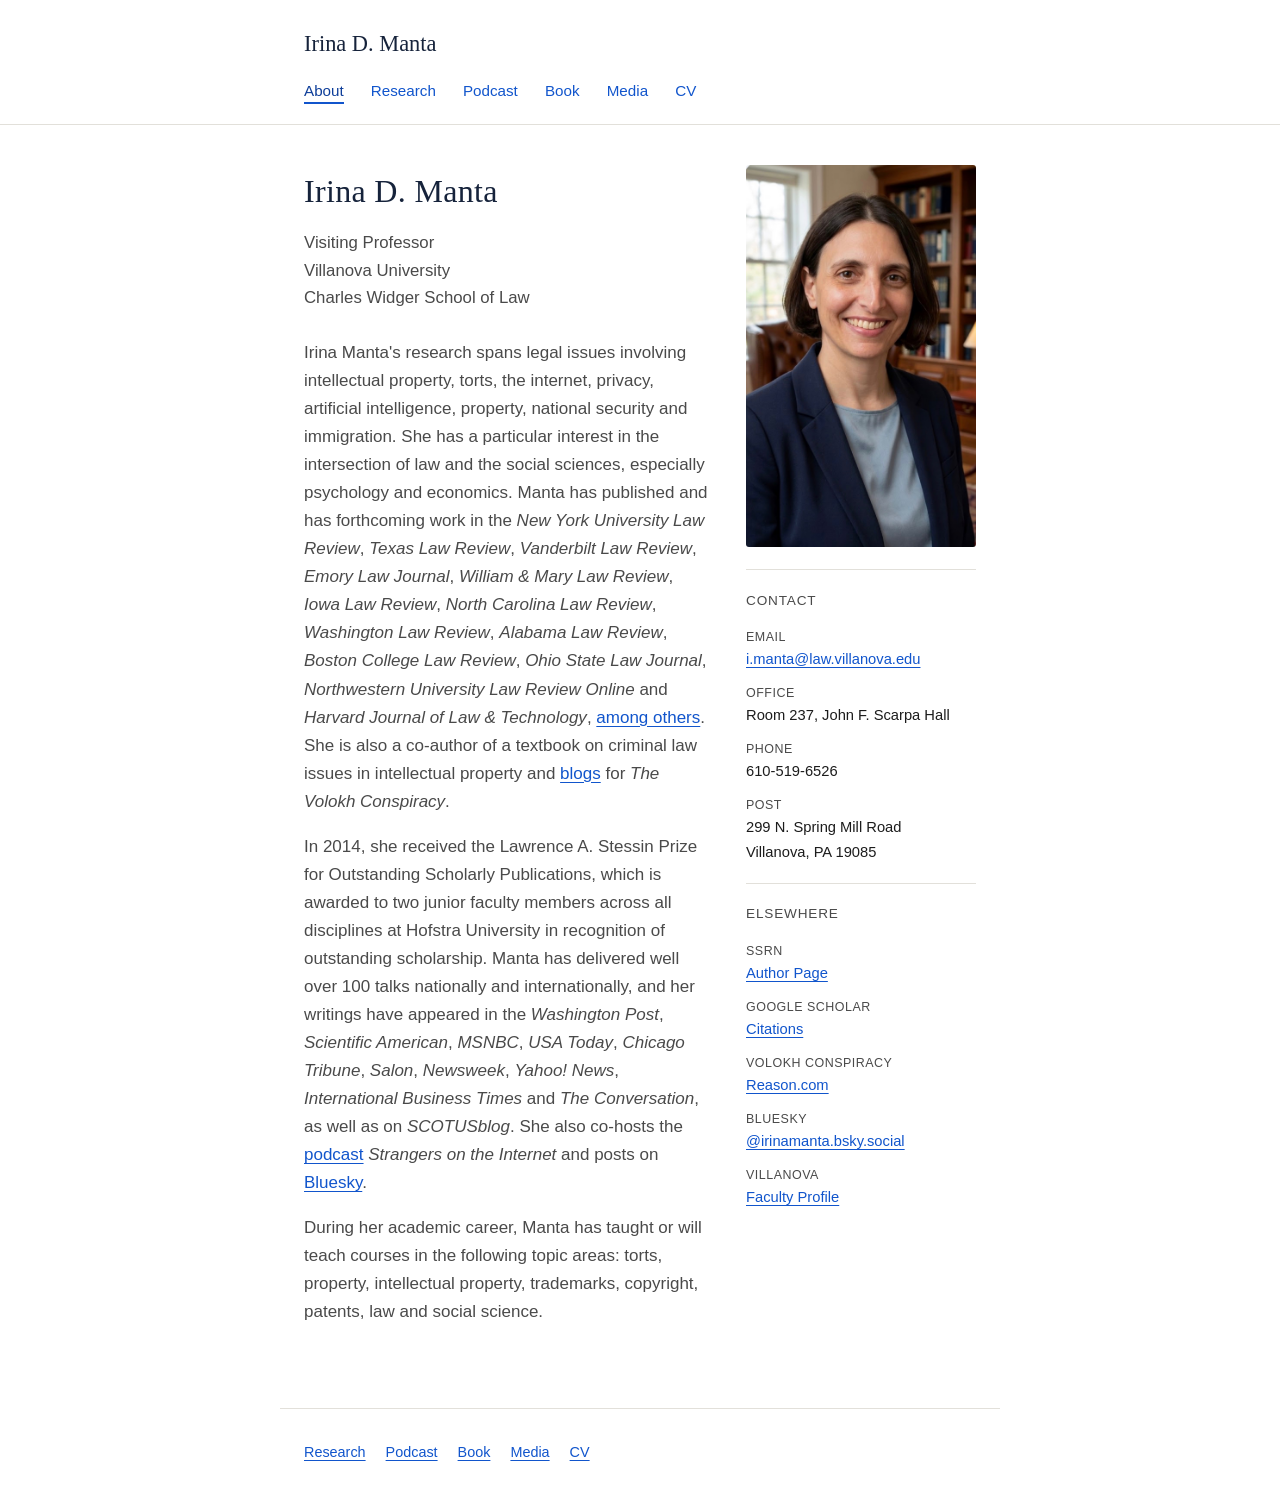
<file: index.html>
<!DOCTYPE html>
<html lang="en">
<head>
<meta charset="UTF-8">
<meta name="viewport" content="width=device-width, initial-scale=1">
<title>Irina D. Manta</title>
<meta name="description" content="Irina D. Manta is a Visiting Professor of Law at Villanova University Charles Widger School of Law.">
<link rel="stylesheet" href="style.css">
</head>
<body>

<header class="site-header">
  <div class="header-inner">
    <a class="site-name" href="index.html">Irina D. Manta</a>
    <nav class="main-nav">
      <a href="index.html" class="active">About</a>
      <a href="research.html">Research</a>
      <a href="podcast.html">Podcast</a>
      <a href="book.html">Book</a>
      <a href="media.html">Media</a>
      <a href="Irina-Manta-CV.pdf" target="_blank" rel="noopener noreferrer">CV</a>
    </nav>
  </div>
</header>

<main>
  <div class="about-grid">
    <div class="sidebar">
      <img class="headshot" src="img/manta.jpg" alt="Irina D. Manta">

      <div class="contact-block">
        <h2>Contact</h2>
        <dl class="contact-grid">
          <dt>Email</dt>
          <dd><a href="mailto:i.manta@law.villanova.edu">i.manta@law.villanova.edu</a></dd>
          <dt>Office</dt>
          <dd>Room 237, John F. Scarpa Hall</dd>
          <dt>Phone</dt>
          <dd>610-519-6526</dd>
          <dt>Post</dt>
          <dd>299 N. Spring Mill Road<br>Villanova, PA 19085</dd>
        </dl>
      </div>

      <div class="elsewhere-block">
        <h2>Elsewhere</h2>
        <dl class="contact-grid">
          <dt>SSRN</dt>
          <dd><a href="https://papers.ssrn.com/sol3/cf_dev/AbsByAuth.cfm?per_id=851679" target="_blank" rel="noopener noreferrer">Author Page</a></dd>
          <dt>Google Scholar</dt>
          <dd><a href="https://scholar.google.com/citations?user=goLiogwAAAAJ&hl=en" target="_blank" rel="noopener noreferrer">Citations</a></dd>
          <dt>Volokh Conspiracy</dt>
          <dd><a href="https://reason.com/people/irina-manta/" target="_blank" rel="noopener noreferrer">Reason.com</a></dd>
          <dt>Bluesky</dt>
          <dd><a href="https://bsky.app/profile/irinamanta.bsky.social" target="_blank" rel="noopener noreferrer">@irinamanta.bsky.social</a></dd>
          <dt>Villanova</dt>
          <dd><a href="https://www.villanova.edu/university/law/faculty-scholarship/faculty-directory/visiting-professors.html" target="_blank" rel="noopener noreferrer">Faculty Profile</a></dd>
        </dl>
      </div>
    </div>

    <div class="bio-col">
      <h1>Irina D. Manta</h1>
      <p class="role-line">Visiting Professor<br>
      Villanova University<br>
      Charles Widger School of Law</p>

      <p>Irina Manta's research spans legal issues involving intellectual property, torts, the internet, privacy, artificial intelligence, property, national security and immigration. She has a particular interest in the intersection of law and the social sciences, especially psychology and economics. Manta has published and has forthcoming work in the <em>New York University Law Review</em>, <em>Texas Law Review</em>, <em>Vanderbilt Law Review</em>, <em>Emory Law Journal</em>, <em>William &amp; Mary Law Review</em>, <em>Iowa Law Review</em>, <em>North Carolina Law Review</em>, <em>Washington Law Review</em>, <em>Alabama Law Review</em>, <em>Boston College Law Review</em>, <em>Ohio State Law Journal</em>, <em>Northwestern University Law Review Online</em> and <em>Harvard Journal of Law &amp; Technology</em>, <a href="https://papers.ssrn.com/sol3/cf_dev/AbsByAuth.cfm?per_id=851679" target="_blank" rel="noopener noreferrer">among others</a>. She is also a co-author of a textbook on criminal law issues in intellectual property and <a href="https://reason.com/people/irina-manta/" target="_blank" rel="noopener noreferrer">blogs</a> for <em>The Volokh Conspiracy</em>.</p>

      <p>In 2014, she received the Lawrence A. Stessin Prize for Outstanding Scholarly Publications, which is awarded to two junior faculty members across all disciplines at Hofstra University in recognition of outstanding scholarship. Manta has delivered well over 100 talks nationally and internationally, and her writings have appeared in the <em>Washington Post</em>, <em>Scientific American</em>, <em>MSNBC</em>, <em>USA Today</em>, <em>Chicago Tribune</em>, <em>Salon</em>, <em>Newsweek</em>, <em>Yahoo! News</em>, <em>International Business Times</em> and <em>The Conversation</em>, as well as on <em>SCOTUSblog</em>. She also co-hosts the <a href="https://shows.acast.com/strangers-on-the-internet" target="_blank" rel="noopener noreferrer">podcast</a> <em>Strangers on the Internet</em> and posts on <a href="https://bsky.app/profile/irinamanta.bsky.social" target="_blank" rel="noopener noreferrer">Bluesky</a>.</p>

      <p>During her academic career, Manta has taught or will teach courses in the following topic areas: torts, property, intellectual property, trademarks, copyright, patents, law and social science.</p>
    </div>
  </div>
</main>

<footer class="site-footer">
  <a href="research.html">Research</a>
  <a href="podcast.html">Podcast</a>
  <a href="book.html">Book</a>
  <a href="media.html">Media</a>
  <a href="Irina-Manta-CV.pdf" target="_blank" rel="noopener noreferrer">CV</a>
</footer>

</body>
</html>
</file>
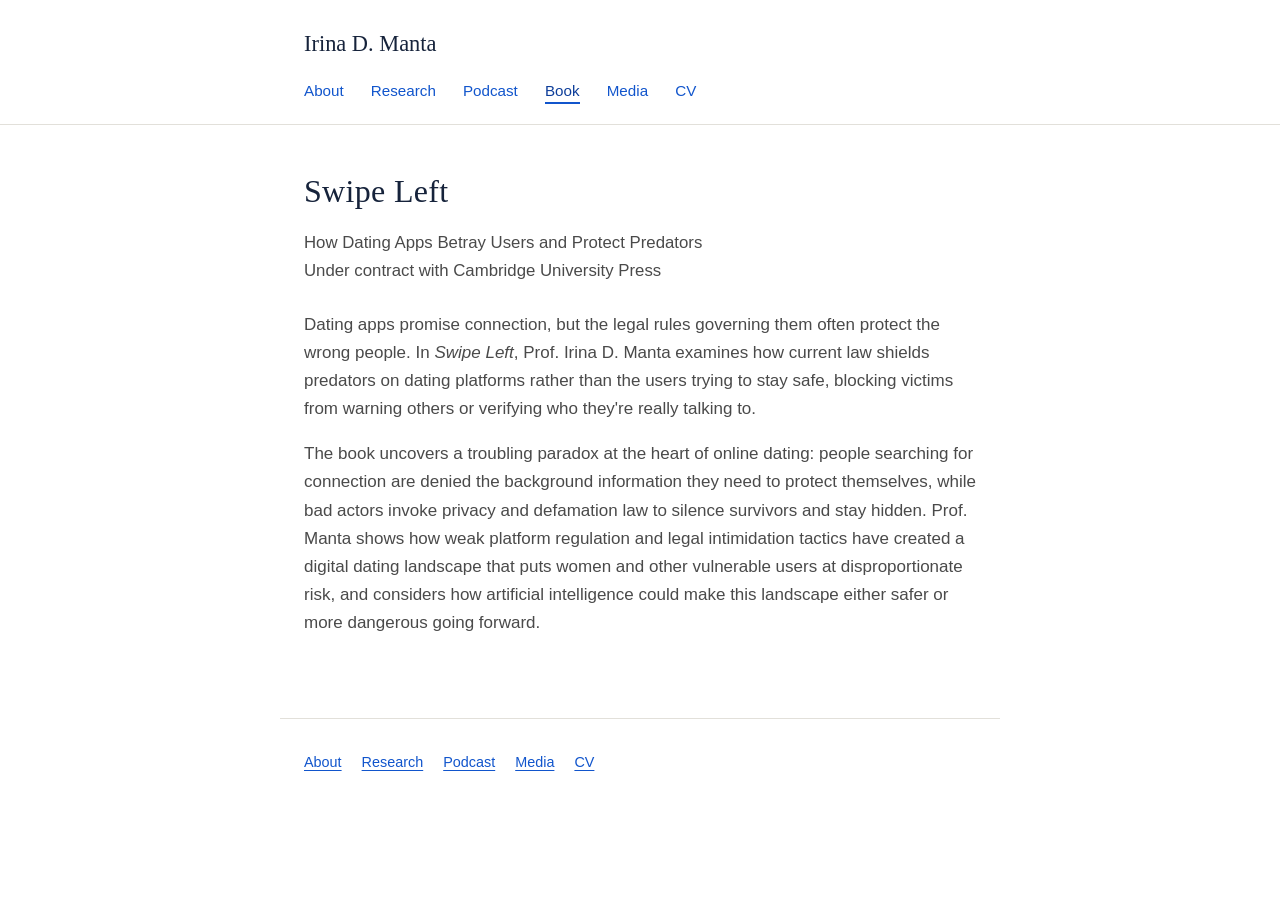
<file: book.html>
<!DOCTYPE html>
<html lang="en">
<head>
<meta charset="UTF-8">
<meta name="viewport" content="width=device-width, initial-scale=1">
<title>Book | Irina D. Manta</title>
<link rel="stylesheet" href="style.css">
</head>
<body>

<header class="site-header">
  <div class="header-inner">
    <a class="site-name" href="index.html">Irina D. Manta</a>
    <nav class="main-nav">
      <a href="index.html">About</a>
      <a href="research.html">Research</a>
      <a href="podcast.html">Podcast</a>
      <a href="book.html" class="active">Book</a>
      <a href="media.html">Media</a>
      <a href="Irina-Manta-CV.pdf" target="_blank" rel="noopener noreferrer">CV</a>
    </nav>
  </div>
</header>

<main>
  <h1>Swipe Left</h1>
  <p class="role-line">How Dating Apps Betray Users and Protect Predators<br>Under contract with Cambridge University Press</p>

  <p>Dating apps promise connection, but the legal rules governing them often protect the wrong people. In <em>Swipe Left</em>, Prof. Irina D. Manta examines how current law shields predators on dating platforms rather than the users trying to stay safe, blocking victims from warning others or verifying who they're really talking to.</p>

  <p>The book uncovers a troubling paradox at the heart of online dating: people searching for connection are denied the background information they need to protect themselves, while bad actors invoke privacy and defamation law to silence survivors and stay hidden. Prof. Manta shows how weak platform regulation and legal intimidation tactics have created a digital dating landscape that puts women and other vulnerable users at disproportionate risk, and considers how artificial intelligence could make this landscape either safer or more dangerous going forward.</p>
</main>

<footer class="site-footer">
  <a href="index.html">About</a>
  <a href="research.html">Research</a>
  <a href="podcast.html">Podcast</a>
  <a href="media.html">Media</a>
  <a href="Irina-Manta-CV.pdf" target="_blank" rel="noopener noreferrer">CV</a>
</footer>

</body>
</html>
</file>
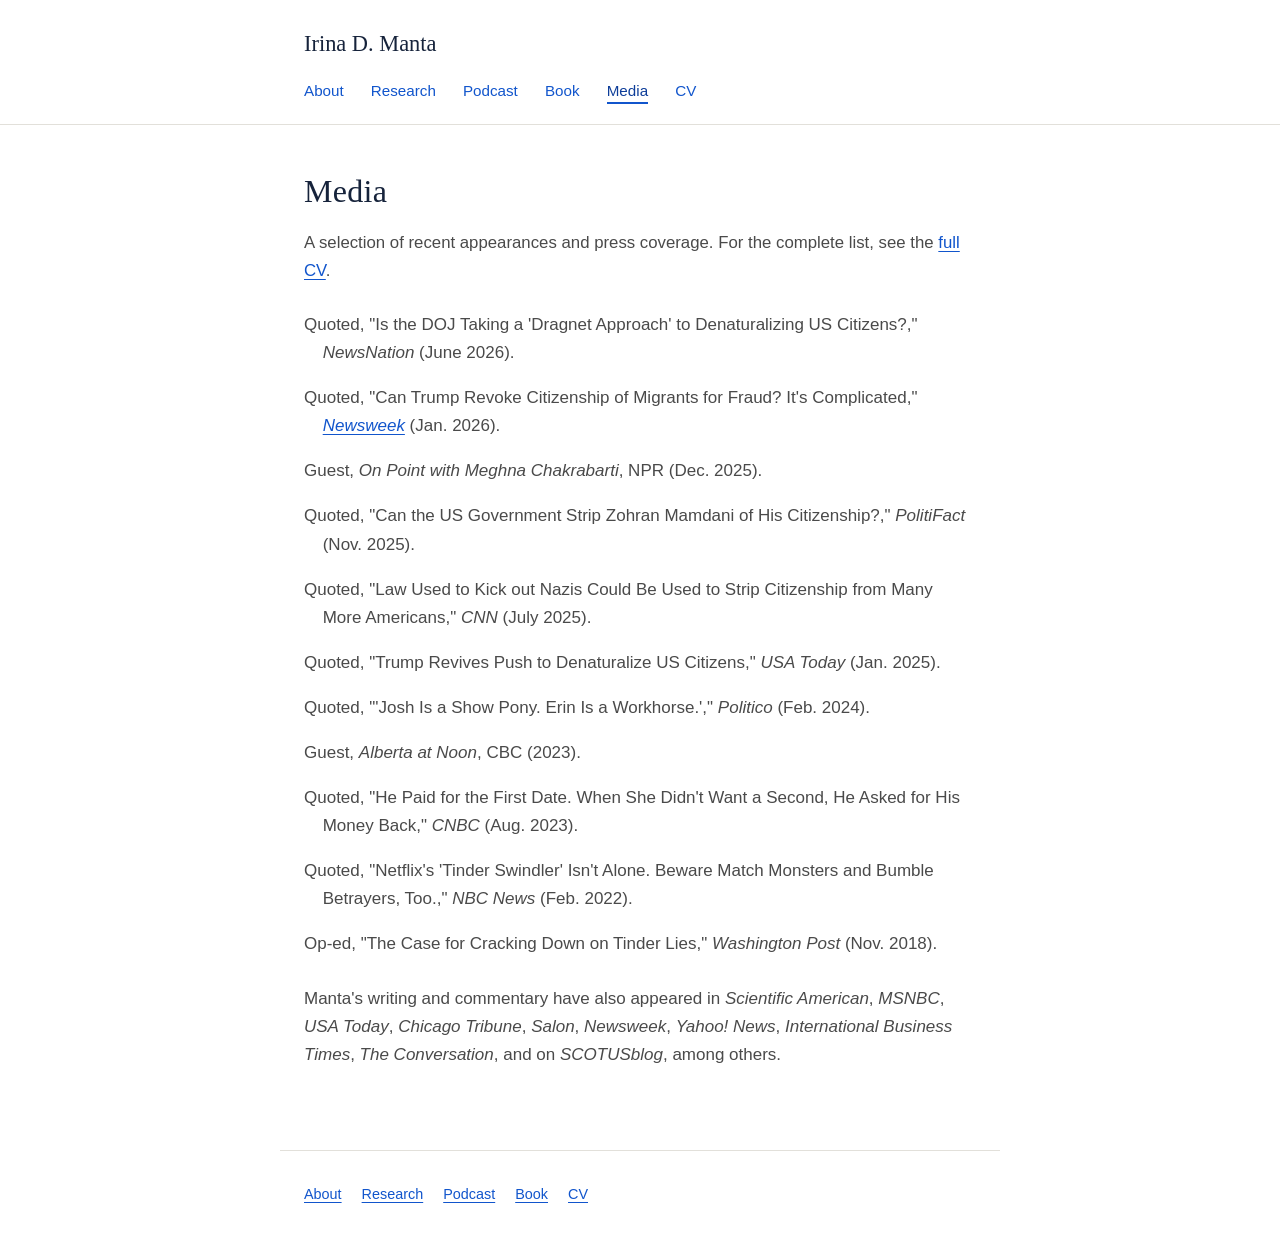
<file: media.html>
<!DOCTYPE html>
<html lang="en">
<head>
<meta charset="UTF-8">
<meta name="viewport" content="width=device-width, initial-scale=1">
<title>Media | Irina D. Manta</title>
<link rel="stylesheet" href="style.css">
</head>
<body>

<header class="site-header">
  <div class="header-inner">
    <a class="site-name" href="index.html">Irina D. Manta</a>
    <nav class="main-nav">
      <a href="index.html">About</a>
      <a href="research.html">Research</a>
      <a href="podcast.html">Podcast</a>
      <a href="book.html">Book</a>
      <a href="media.html" class="active">Media</a>
      <a href="Irina-Manta-CV.pdf" target="_blank" rel="noopener noreferrer">CV</a>
    </nav>
  </div>
</header>

<main>
  <h1>Media</h1>
  <p class="role-line">A selection of recent appearances and press coverage. For the complete list, see the <a href="Irina-Manta-CV.pdf" target="_blank" rel="noopener noreferrer">full CV</a>.</p>

  <ul class="pub-list">
    <li>Quoted, "Is the DOJ Taking a 'Dragnet Approach' to Denaturalizing US Citizens?," <em>NewsNation</em> (June 2026).</li>
    <li>Quoted, "Can Trump Revoke Citizenship of Migrants for Fraud? It's Complicated," <em><a href="https://www.newsweek.com/can-trump-revoke-citizenship-of-migrants-for-fraud-its-complicated-11386773" target="_blank" rel="noopener noreferrer">Newsweek</a></em> (Jan. 2026).</li>
    <li>Guest, <em>On Point with Meghna Chakrabarti</em>, NPR (Dec. 2025).</li>
    <li>Quoted, "Can the US Government Strip Zohran Mamdani of His Citizenship?," <em>PolitiFact</em> (Nov. 2025).</li>
    <li>Quoted, "Law Used to Kick out Nazis Could Be Used to Strip Citizenship from Many More Americans," <em>CNN</em> (July 2025).</li>
    <li>Quoted, "Trump Revives Push to Denaturalize US Citizens," <em>USA Today</em> (Jan. 2025).</li>
    <li>Quoted, "'Josh Is a Show Pony. Erin Is a Workhorse.'," <em>Politico</em> (Feb. 2024).</li>
    <li>Guest, <em>Alberta at Noon</em>, CBC (2023).</li>
    <li>Quoted, "He Paid for the First Date. When She Didn't Want a Second, He Asked for His Money Back," <em>CNBC</em> (Aug. 2023).</li>
    <li>Quoted, "Netflix's 'Tinder Swindler' Isn't Alone. Beware Match Monsters and Bumble Betrayers, Too.," <em>NBC News</em> (Feb. 2022).</li>
    <li>Op-ed, "The Case for Cracking Down on Tinder Lies," <em>Washington Post</em> (Nov. 2018).</li>
  </ul>

  <p>Manta's writing and commentary have also appeared in <em>Scientific American</em>, <em>MSNBC</em>, <em>USA Today</em>, <em>Chicago Tribune</em>, <em>Salon</em>, <em>Newsweek</em>, <em>Yahoo! News</em>, <em>International Business Times</em>, <em>The Conversation</em>, and on <em>SCOTUSblog</em>, among others.</p>
</main>

<footer class="site-footer">
  <a href="index.html">About</a>
  <a href="research.html">Research</a>
  <a href="podcast.html">Podcast</a>
  <a href="book.html">Book</a>
  <a href="Irina-Manta-CV.pdf" target="_blank" rel="noopener noreferrer">CV</a>
</footer>

</body>
</html>
</file>
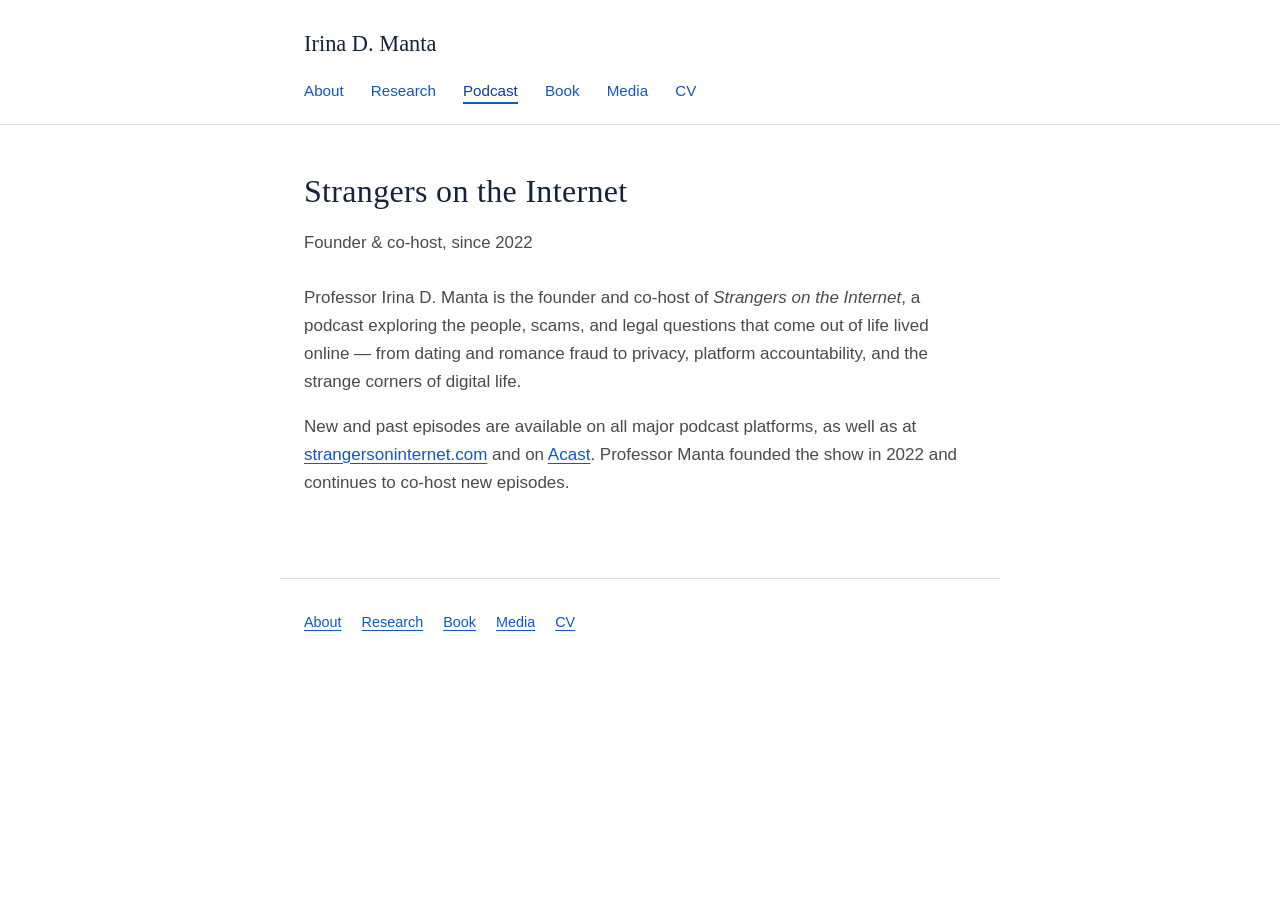
<file: podcast.html>
<!DOCTYPE html>
<html lang="en">
<head>
<meta charset="UTF-8">
<meta name="viewport" content="width=device-width, initial-scale=1">
<title>Podcast | Irina D. Manta</title>
<link rel="stylesheet" href="style.css">
</head>
<body>

<header class="site-header">
  <div class="header-inner">
    <a class="site-name" href="index.html">Irina D. Manta</a>
    <nav class="main-nav">
      <a href="index.html">About</a>
      <a href="research.html">Research</a>
      <a href="podcast.html" class="active">Podcast</a>
      <a href="book.html">Book</a>
      <a href="media.html">Media</a>
      <a href="Irina-Manta-CV.pdf" target="_blank" rel="noopener noreferrer">CV</a>
    </nav>
  </div>
</header>

<main>
  <h1>Strangers on the Internet</h1>
  <p class="role-line">Founder &amp; co-host, since 2022</p>

  <p>Professor Irina D. Manta is the founder and co-host of <em>Strangers on the Internet</em>, a podcast exploring the people, scams, and legal questions that come out of life lived online &mdash; from dating and romance fraud to privacy, platform accountability, and the strange corners of digital life.</p>

  <p>New and past episodes are available on all major podcast platforms, as well as at <a href="https://strangersoninternet.com" target="_blank" rel="noopener noreferrer">strangersoninternet.com</a> and on <a href="https://shows.acast.com/strangers-on-the-internet" target="_blank" rel="noopener noreferrer">Acast</a>. Professor Manta founded the show in 2022 and continues to co-host new episodes.</p>
</main>

<footer class="site-footer">
  <a href="index.html">About</a>
  <a href="research.html">Research</a>
  <a href="book.html">Book</a>
  <a href="media.html">Media</a>
  <a href="Irina-Manta-CV.pdf" target="_blank" rel="noopener noreferrer">CV</a>
</footer>

</body>
</html>
</file>
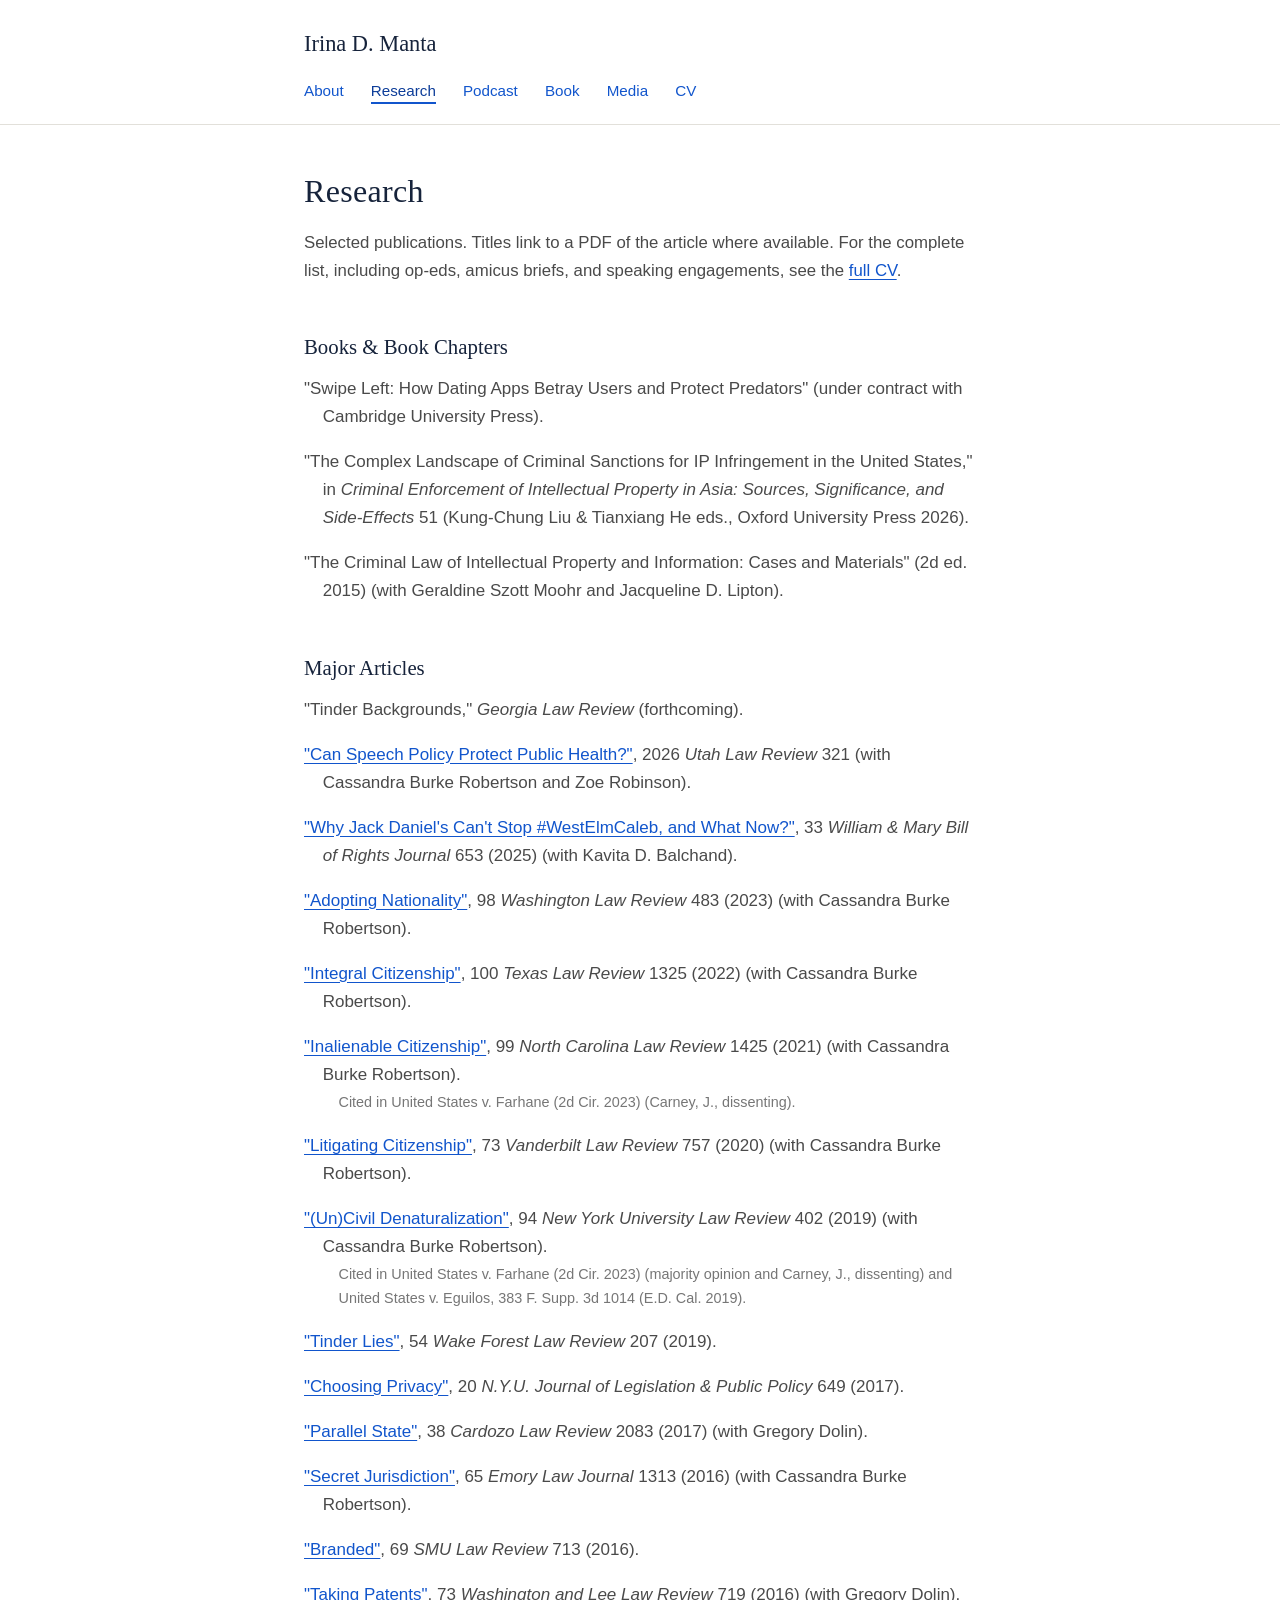
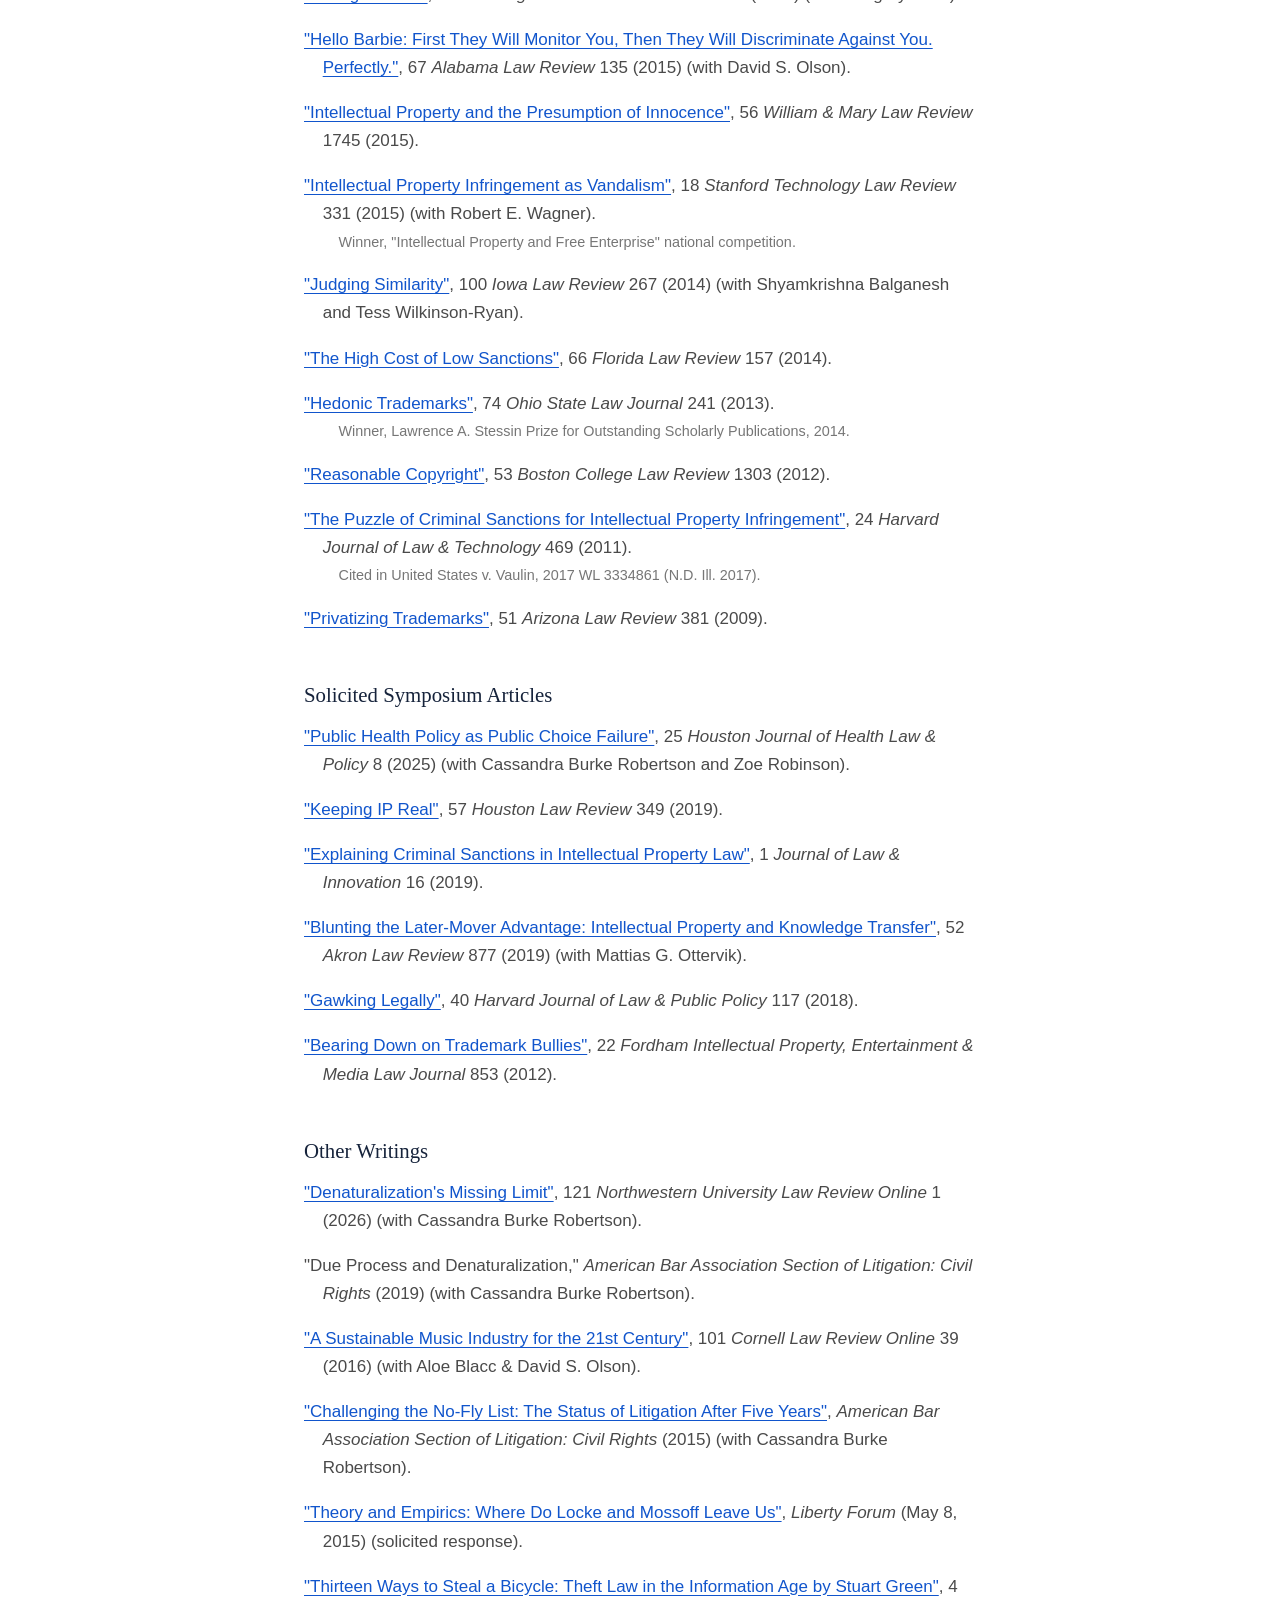
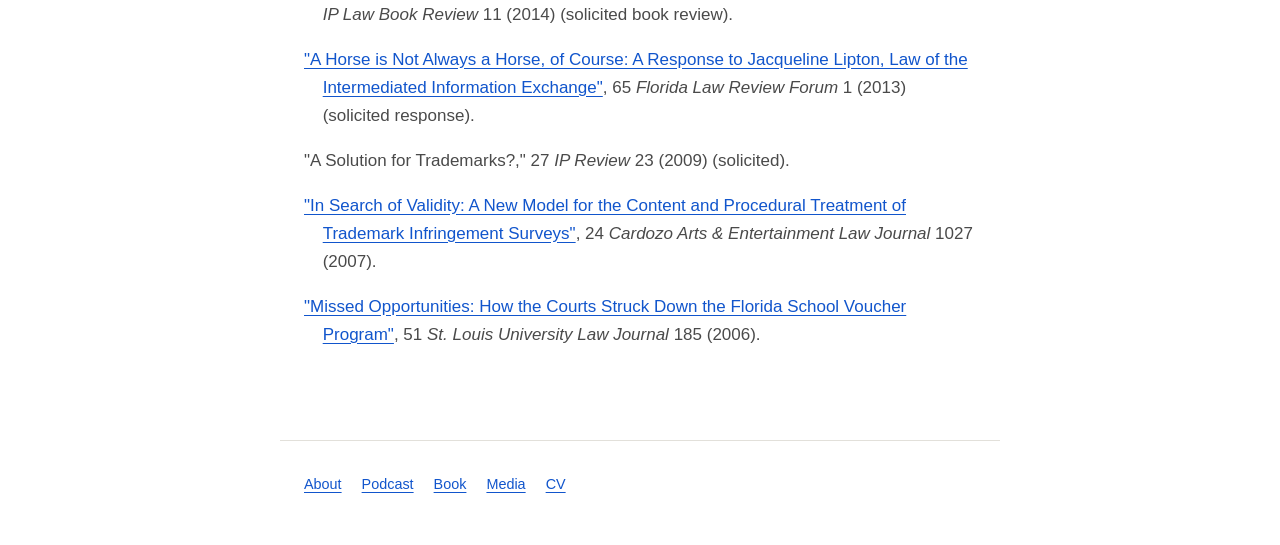
<file: research.html>
<!DOCTYPE html>
<html lang="en">
<head>
<meta charset="UTF-8">
<meta name="viewport" content="width=device-width, initial-scale=1">
<title>Research | Irina D. Manta</title>
<link rel="stylesheet" href="style.css">
</head>
<body>

<header class="site-header">
  <div class="header-inner">
    <a class="site-name" href="index.html">Irina D. Manta</a>
    <nav class="main-nav">
      <a href="index.html">About</a>
      <a href="research.html" class="active">Research</a>
      <a href="podcast.html">Podcast</a>
      <a href="book.html">Book</a>
      <a href="media.html">Media</a>
      <a href="Irina-Manta-CV.pdf" target="_blank" rel="noopener noreferrer">CV</a>
    </nav>
  </div>
</header>

<main>
  <h1>Research</h1>
  <p class="role-line">Selected publications. Titles link to a PDF of the article where available. For the complete list, including op-eds, amicus briefs, and speaking engagements, see the <a href="Irina-Manta-CV.pdf" target="_blank" rel="noopener noreferrer">full CV</a>.</p>

  <h2>Books &amp; Book Chapters</h2>
  <ul class="pub-list">
    <li>"Swipe Left: How Dating Apps Betray Users and Protect Predators" (under contract with Cambridge University Press).</li>
    <li>"The Complex Landscape of Criminal Sanctions for IP Infringement in the United States," in <em>Criminal Enforcement of Intellectual Property in Asia: Sources, Significance, and Side-Effects</em> 51 (Kung-Chung Liu &amp; Tianxiang He eds., Oxford University Press 2026).</li>
    <li>"The Criminal Law of Intellectual Property and Information: Cases and Materials" (2d ed. 2015) (with Geraldine Szott Moohr and Jacqueline D. Lipton).</li>
  </ul>

  <h2>Major Articles</h2>
  <ul class="pub-list">
    <li>"Tinder Backgrounds," <em>Georgia Law Review</em> (forthcoming).</li>
    <li><a href="pdfs/can-speech-policy-protect-public-health.pdf" target="_blank" rel="noopener noreferrer">"Can Speech Policy Protect Public Health?"</a>, 2026 <em>Utah Law Review</em> 321 (with Cassandra Burke Robertson and Zoe Robinson).</li>
    <li><a href="pdfs/jack-daniels-westelmcaleb.pdf" target="_blank" rel="noopener noreferrer">"Why Jack Daniel's Can't Stop #WestElmCaleb, and What Now?"</a>, 33 <em>William &amp; Mary Bill of Rights Journal</em> 653 (2025) (with Kavita D. Balchand).</li>
    <li><a href="pdfs/adopting-nationality.pdf" target="_blank" rel="noopener noreferrer">"Adopting Nationality"</a>, 98 <em>Washington Law Review</em> 483 (2023) (with Cassandra Burke Robertson).</li>
    <li><a href="pdfs/integral-citizenship.pdf" target="_blank" rel="noopener noreferrer">"Integral Citizenship"</a>, 100 <em>Texas Law Review</em> 1325 (2022) (with Cassandra Burke Robertson).</li>
    <li><a href="pdfs/inalienable-citizenship.pdf" target="_blank" rel="noopener noreferrer">"Inalienable Citizenship"</a>, 99 <em>North Carolina Law Review</em> 1425 (2021) (with Cassandra Burke Robertson).
      <span class="pub-note">Cited in United States v. Farhane (2d Cir. 2023) (Carney, J., dissenting).</span>
    </li>
    <li><a href="pdfs/litigating-citizenship.pdf" target="_blank" rel="noopener noreferrer">"Litigating Citizenship"</a>, 73 <em>Vanderbilt Law Review</em> 757 (2020) (with Cassandra Burke Robertson).</li>
    <li><a href="pdfs/uncivil-denaturalization.pdf" target="_blank" rel="noopener noreferrer">"(Un)Civil Denaturalization"</a>, 94 <em>New York University Law Review</em> 402 (2019) (with Cassandra Burke Robertson).
      <span class="pub-note">Cited in United States v. Farhane (2d Cir. 2023) (majority opinion and Carney, J., dissenting) and United States v. Eguilos, 383 F. Supp. 3d 1014 (E.D. Cal. 2019).</span>
    </li>
    <li><a href="pdfs/tinder-lies.pdf" target="_blank" rel="noopener noreferrer">"Tinder Lies"</a>, 54 <em>Wake Forest Law Review</em> 207 (2019).</li>
    <li><a href="pdfs/choosing-privacy.pdf" target="_blank" rel="noopener noreferrer">"Choosing Privacy"</a>, 20 <em>N.Y.U. Journal of Legislation &amp; Public Policy</em> 649 (2017).</li>
    <li><a href="pdfs/parallel-state.pdf" target="_blank" rel="noopener noreferrer">"Parallel State"</a>, 38 <em>Cardozo Law Review</em> 2083 (2017) (with Gregory Dolin).</li>
    <li><a href="pdfs/secret-jurisdiction.pdf" target="_blank" rel="noopener noreferrer">"Secret Jurisdiction"</a>, 65 <em>Emory Law Journal</em> 1313 (2016) (with Cassandra Burke Robertson).</li>
    <li><a href="pdfs/branded.pdf" target="_blank" rel="noopener noreferrer">"Branded"</a>, 69 <em>SMU Law Review</em> 713 (2016).</li>
    <li><a href="pdfs/taking-patents.pdf" target="_blank" rel="noopener noreferrer">"Taking Patents"</a>, 73 <em>Washington and Lee Law Review</em> 719 (2016) (with Gregory Dolin).</li>
    <li><a href="pdfs/hello-barbie.pdf" target="_blank" rel="noopener noreferrer">"Hello Barbie: First They Will Monitor You, Then They Will Discriminate Against You. Perfectly."</a>, 67 <em>Alabama Law Review</em> 135 (2015) (with David S. Olson).</li>
    <li><a href="pdfs/ip-presumption-of-innocence.pdf" target="_blank" rel="noopener noreferrer">"Intellectual Property and the Presumption of Innocence"</a>, 56 <em>William &amp; Mary Law Review</em> 1745 (2015).</li>
    <li><a href="pdfs/ip-infringement-as-vandalism.pdf" target="_blank" rel="noopener noreferrer">"Intellectual Property Infringement as Vandalism"</a>, 18 <em>Stanford Technology Law Review</em> 331 (2015) (with Robert E. Wagner).
      <span class="pub-note">Winner, "Intellectual Property and Free Enterprise" national competition.</span>
    </li>
    <li><a href="pdfs/judging-similarity.pdf" target="_blank" rel="noopener noreferrer">"Judging Similarity"</a>, 100 <em>Iowa Law Review</em> 267 (2014) (with Shyamkrishna Balganesh and Tess Wilkinson-Ryan).</li>
    <li><a href="pdfs/high-cost-low-sanctions.pdf" target="_blank" rel="noopener noreferrer">"The High Cost of Low Sanctions"</a>, 66 <em>Florida Law Review</em> 157 (2014).</li>
    <li><a href="pdfs/hedonic-trademarks.pdf" target="_blank" rel="noopener noreferrer">"Hedonic Trademarks"</a>, 74 <em>Ohio State Law Journal</em> 241 (2013).
      <span class="pub-note">Winner, Lawrence A. Stessin Prize for Outstanding Scholarly Publications, 2014.</span>
    </li>
    <li><a href="pdfs/reasonable-copyright.pdf" target="_blank" rel="noopener noreferrer">"Reasonable Copyright"</a>, 53 <em>Boston College Law Review</em> 1303 (2012).</li>
    <li><a href="pdfs/puzzle-criminal-sanctions-ip.pdf" target="_blank" rel="noopener noreferrer">"The Puzzle of Criminal Sanctions for Intellectual Property Infringement"</a>, 24 <em>Harvard Journal of Law &amp; Technology</em> 469 (2011).
      <span class="pub-note">Cited in United States v. Vaulin, 2017 WL 3334861 (N.D. Ill. 2017).</span>
    </li>
    <li><a href="pdfs/privatizing-trademarks.pdf" target="_blank" rel="noopener noreferrer">"Privatizing Trademarks"</a>, 51 <em>Arizona Law Review</em> 381 (2009).</li>
  </ul>

  <h2>Solicited Symposium Articles</h2>
  <ul class="pub-list">
    <li><a href="pdfs/public-health-policy-public-choice-failure.pdf" target="_blank" rel="noopener noreferrer">"Public Health Policy as Public Choice Failure"</a>, 25 <em>Houston Journal of Health Law &amp; Policy</em> 8 (2025) (with Cassandra Burke Robertson and Zoe Robinson).</li>
    <li><a href="pdfs/keeping-ip-real.pdf" target="_blank" rel="noopener noreferrer">"Keeping IP Real"</a>, 57 <em>Houston Law Review</em> 349 (2019).</li>
    <li><a href="pdfs/explaining-criminal-sanctions-ip-law.pdf" target="_blank" rel="noopener noreferrer">"Explaining Criminal Sanctions in Intellectual Property Law"</a>, 1 <em>Journal of Law &amp; Innovation</em> 16 (2019).</li>
    <li><a href="pdfs/blunting-later-mover-advantage.pdf" target="_blank" rel="noopener noreferrer">"Blunting the Later-Mover Advantage: Intellectual Property and Knowledge Transfer"</a>, 52 <em>Akron Law Review</em> 877 (2019) (with Mattias G. Ottervik).</li>
    <li><a href="pdfs/gawking-legally.pdf" target="_blank" rel="noopener noreferrer">"Gawking Legally"</a>, 40 <em>Harvard Journal of Law &amp; Public Policy</em> 117 (2018).</li>
    <li><a href="pdfs/bearing-down-trademark-bullies.pdf" target="_blank" rel="noopener noreferrer">"Bearing Down on Trademark Bullies"</a>, 22 <em>Fordham Intellectual Property, Entertainment &amp; Media Law Journal</em> 853 (2012).</li>
  </ul>

  <h2>Other Writings</h2>
  <ul class="pub-list">
    <li><a href="pdfs/denaturalizations-missing-limit.pdf" target="_blank" rel="noopener noreferrer">"Denaturalization's Missing Limit"</a>, 121 <em>Northwestern University Law Review Online</em> 1 (2026) (with Cassandra Burke Robertson).</li>
    <li>"Due Process and Denaturalization," <em>American Bar Association Section of Litigation: Civil Rights</em> (2019) (with Cassandra Burke Robertson).</li>
    <li><a href="pdfs/sustainable-music-industry.pdf" target="_blank" rel="noopener noreferrer">"A Sustainable Music Industry for the 21st Century"</a>, 101 <em>Cornell Law Review Online</em> 39 (2016) (with Aloe Blacc &amp; David S. Olson).</li>
    <li><a href="pdfs/challenging-no-fly-list.pdf" target="_blank" rel="noopener noreferrer">"Challenging the No-Fly List: The Status of Litigation After Five Years"</a>, <em>American Bar Association Section of Litigation: Civil Rights</em> (2015) (with Cassandra Burke Robertson).</li>
    <li><a href="https://www.lawliberty.org/liberty-forum/theory-and-empirics-where-do-locke-and-mossoff-leave-us/" target="_blank" rel="noopener noreferrer">"Theory and Empirics: Where Do Locke and Mossoff Leave Us"</a>, <em>Liberty Forum</em> (May 8, 2015) (solicited response).</li>
    <li><a href="pdfs/thirteen-ways-steal-bicycle.pdf" target="_blank" rel="noopener noreferrer">"Thirteen Ways to Steal a Bicycle: Theft Law in the Information Age by Stuart Green"</a>, 4 <em>IP Law Book Review</em> 11 (2014) (solicited book review).</li>
    <li><a href="pdfs/horse-is-not-always-a-horse.pdf" target="_blank" rel="noopener noreferrer">"A Horse is Not Always a Horse, of Course: A Response to Jacqueline Lipton, Law of the Intermediated Information Exchange"</a>, 65 <em>Florida Law Review Forum</em> 1 (2013) (solicited response).</li>
    <li>"A Solution for Trademarks?," 27 <em>IP Review</em> 23 (2009) (solicited).</li>
    <li><a href="pdfs/in-search-of-validity.pdf" target="_blank" rel="noopener noreferrer">"In Search of Validity: A New Model for the Content and Procedural Treatment of Trademark Infringement Surveys"</a>, 24 <em>Cardozo Arts &amp; Entertainment Law Journal</em> 1027 (2007).</li>
    <li><a href="pdfs/missed-opportunities.pdf" target="_blank" rel="noopener noreferrer">"Missed Opportunities: How the Courts Struck Down the Florida School Voucher Program"</a>, 51 <em>St. Louis University Law Journal</em> 185 (2006).</li>
  </ul>
</main>

<footer class="site-footer">
  <a href="index.html">About</a>
  <a href="podcast.html">Podcast</a>
  <a href="book.html">Book</a>
  <a href="media.html">Media</a>
  <a href="Irina-Manta-CV.pdf" target="_blank" rel="noopener noreferrer">CV</a>
</footer>

</body>
</html>
</file>
<file: style.css>
:root {
  --navy: #16233b;
  --navy-soft: #2a3a58;
  --brass: #9c7a3c;
  --paper: #ffffff;
  --ink: #1c1c1c;
  --ink-soft: #4a4a4a;
  --rule: #e2e0da;
  --max: 720px;
}

* { box-sizing: border-box; }

html { -webkit-text-size-adjust: 100%; }

body {
  margin: 0;
  background: var(--paper);
  color: var(--ink);
  font-family: -apple-system, "Segoe UI", "Helvetica Neue", Arial, sans-serif;
  font-size: 17px;
  line-height: 1.65;
}

h1, h2, h3 {
  font-family: Georgia, "Times New Roman", serif;
  font-weight: 400;
  color: var(--navy);
  margin: 0 0 0.5em;
}

h1 { font-size: 2rem; letter-spacing: 0.01em; }
h2 { font-size: 1.3rem; margin-top: 2.2em; }
h3 { font-size: 1.05rem; margin-bottom: 0.3em; }

a { color: #1155cc; text-decoration: underline; text-decoration-color: #1155cc; text-underline-offset: 3px; }
a:hover { color: #0d3d99; text-decoration-color: #0d3d99; }

p { margin: 0 0 1em; color: var(--ink-soft); }

header.site-header {
  border-bottom: 1px solid var(--rule);
}

.header-inner {
  max-width: var(--max);
  margin: 0 auto;
  padding: 1.6rem 1.5rem 1.2rem;
}

.site-name {
  font-family: Georgia, "Times New Roman", serif;
  font-size: 1.4rem;
  color: var(--navy);
  text-decoration: none;
  display: inline-block;
  margin-bottom: 0.9rem;
}
.site-name:hover { color: var(--navy); text-decoration: none; }

nav.main-nav a {
  margin-right: 1.4rem;
  font-size: 0.95rem;
  color: #1155cc;
  text-decoration: none;
  border-bottom: 2px solid transparent;
  padding-bottom: 3px;
}
nav.main-nav a:hover,
nav.main-nav a.active {
  color: #0d3d99;
  border-bottom-color: #1155cc;
}

main {
  max-width: var(--max);
  margin: 0 auto;
  padding: 2.5rem 1.5rem 4rem;
}

.role-line {
  color: var(--ink-soft);
  margin-top: -0.3em;
  margin-bottom: 1.6em;
  font-size: 1.05rem;
}

.about-grid {
  display: grid;
  grid-template-columns: 1fr 230px;
  gap: 2.4rem;
  align-items: start;
}

.sidebar {
  grid-column: 2;
  grid-row: 1;
}
.bio-col {
  grid-column: 1;
  grid-row: 1;
}

.headshot {
  width: 100%;
  border-radius: 3px;
  display: block;
  margin: 0 0 1.4rem;
}

ul.plain { list-style: none; padding: 0; margin: 0 0 1em; }
ul.plain li { margin-bottom: 0.6em; color: var(--ink-soft); }

.contact-block, .elsewhere-block {
  padding-top: 1.2rem;
  border-top: 1px solid var(--rule);
  margin-bottom: 1.2rem;
}
.contact-block h2, .elsewhere-block h2 {
  font-size: 0.85rem;
  text-transform: uppercase;
  letter-spacing: 0.06em;
  font-family: -apple-system, "Segoe UI", "Helvetica Neue", Arial, sans-serif;
  color: var(--ink-soft);
  margin: 0 0 0.7rem;
}

.contact-grid {
  display: block;
  font-size: 0.92rem;
  row-gap: 0;
}
.contact-grid dt {
  color: var(--ink-soft);
  font-size: 0.78rem;
  text-transform: uppercase;
  letter-spacing: 0.04em;
  margin-top: 0.7rem;
}
.contact-grid dt:first-child { margin-top: 0; }
.contact-grid dd { margin: 0 0 0.1rem; }

.pub-list { margin: 0 0 1.6em; padding: 0; list-style: none; }
.pub-list li {
  margin-bottom: 1em;
  padding-left: 1.1em;
  text-indent: -1.1em;
  color: var(--ink-soft);
}
.pub-title { color: var(--ink); }
.pub-note { display: block; margin-top: 0.15em; font-size: 0.9rem; color: #767676; text-indent: 0; padding-left: 1.1em; }

.cover-note {
  border: 1px solid var(--rule);
  padding: 1rem 1.2rem;
  border-radius: 3px;
  font-size: 0.95rem;
  color: var(--ink-soft);
  margin-top: 1.5rem;
}

footer.site-footer {
  max-width: var(--max);
  margin: 0 auto;
  padding: 2rem 1.5rem 3rem;
  border-top: 1px solid var(--rule);
  color: var(--ink-soft);
  font-size: 0.9rem;
}
footer.site-footer a { color: #1155cc; margin-right: 1rem; }

@media (max-width: 560px) {
  .about-grid { grid-template-columns: 1fr; }
  .sidebar { grid-column: 1; grid-row: 1; max-width: 220px; margin: 0 auto; }
  .bio-col { grid-column: 1; grid-row: 2; }
}
</file>
